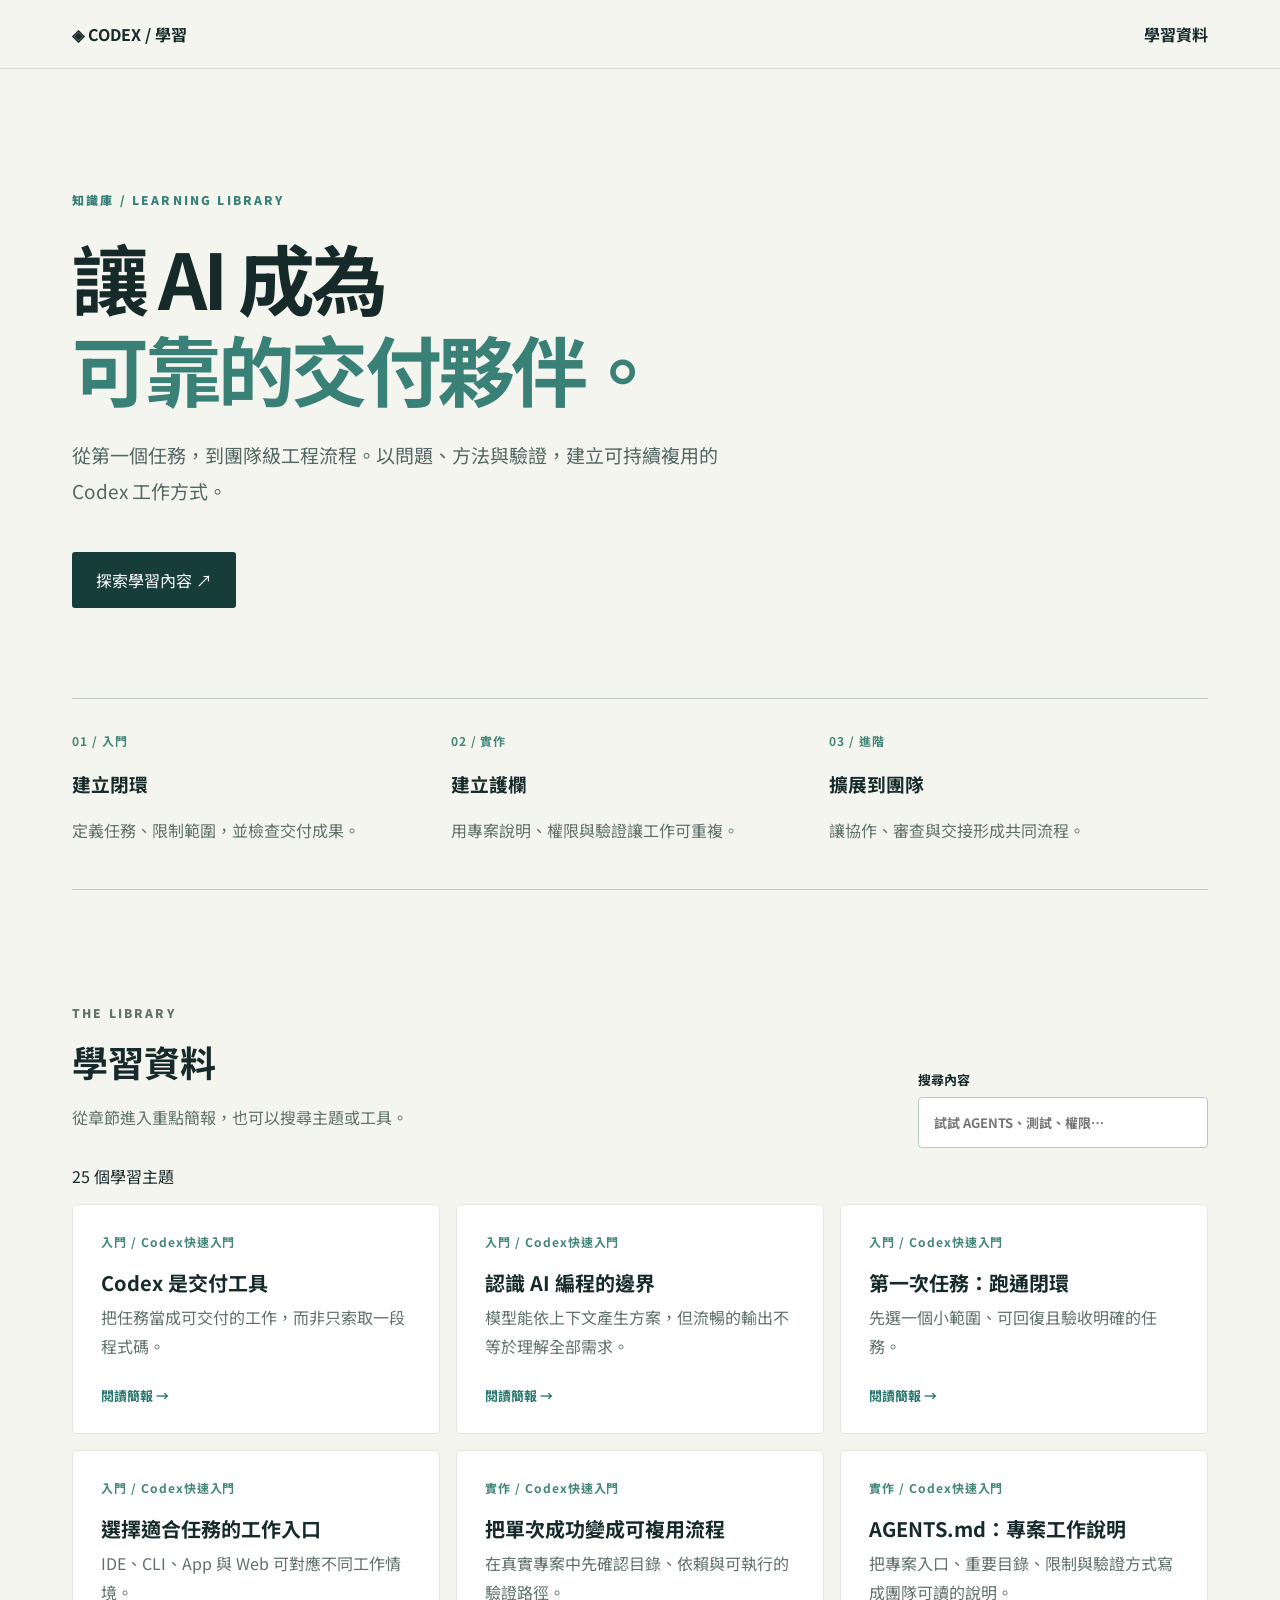
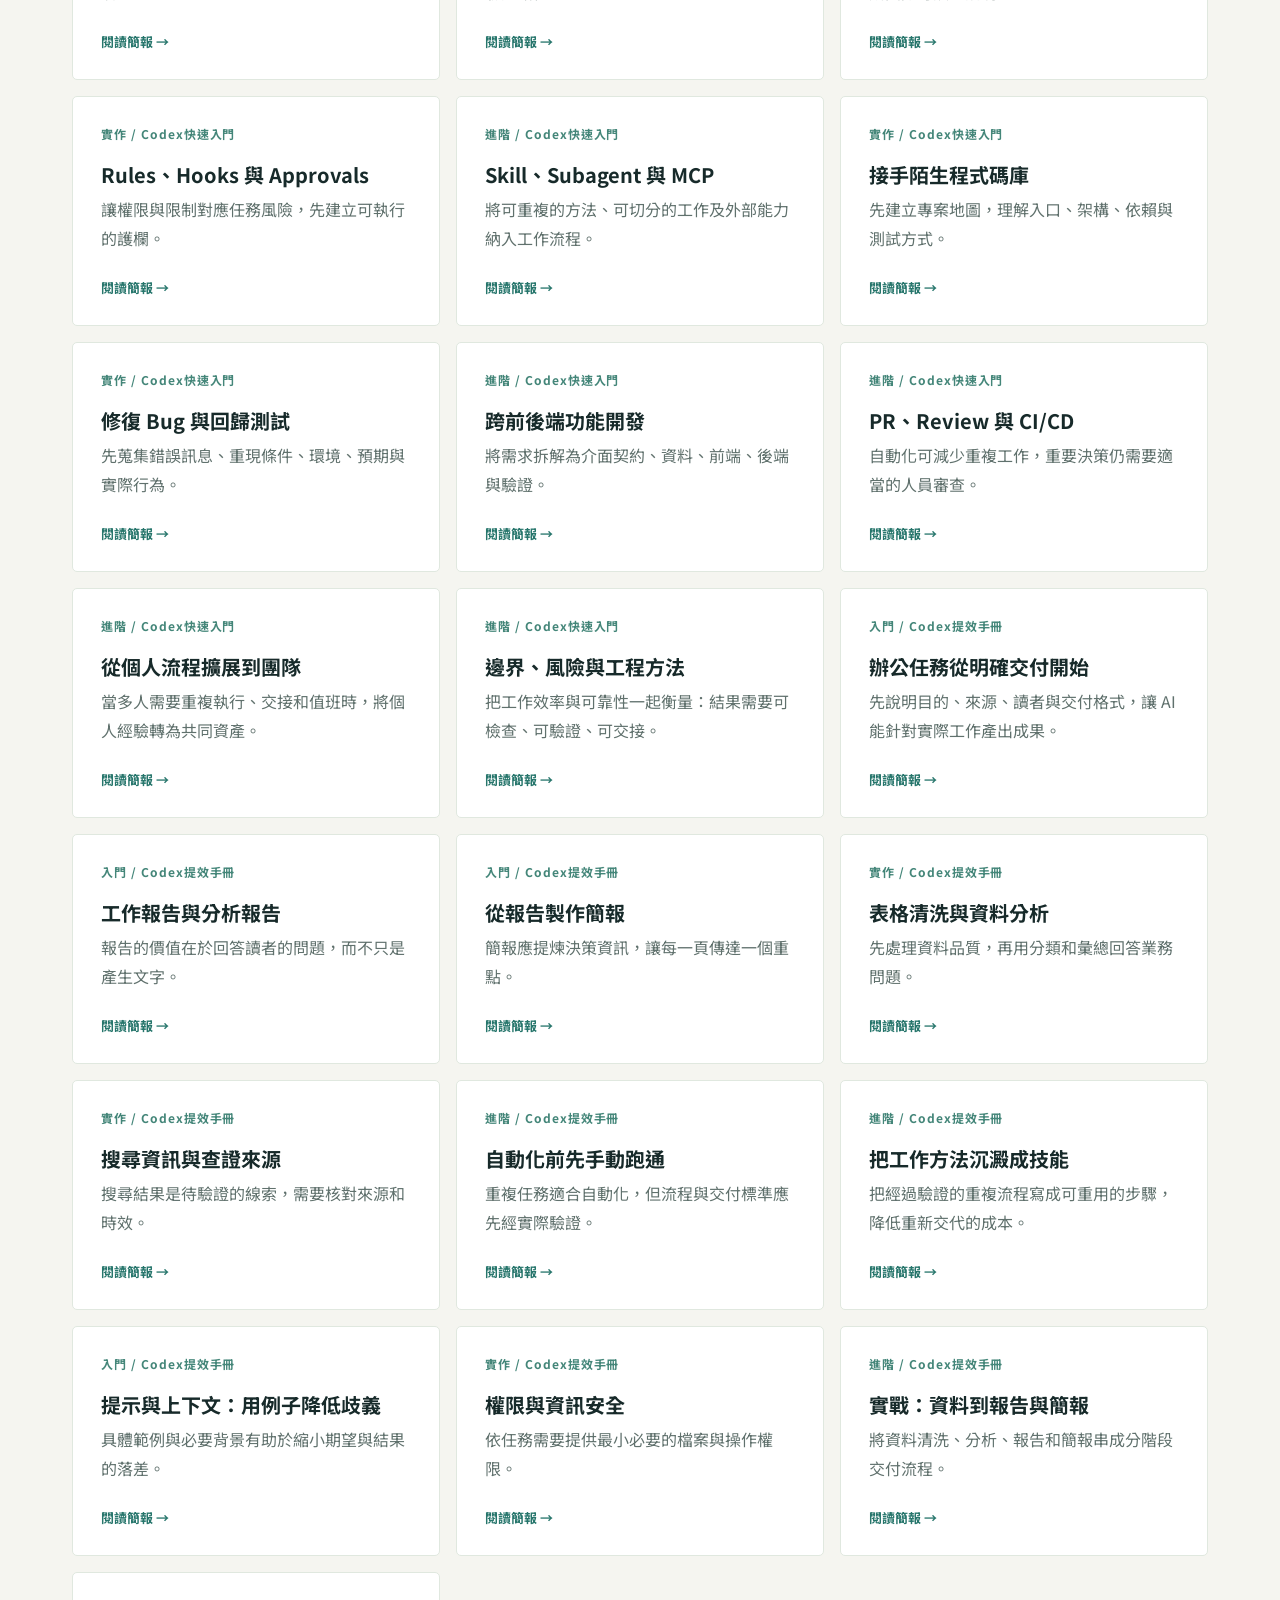
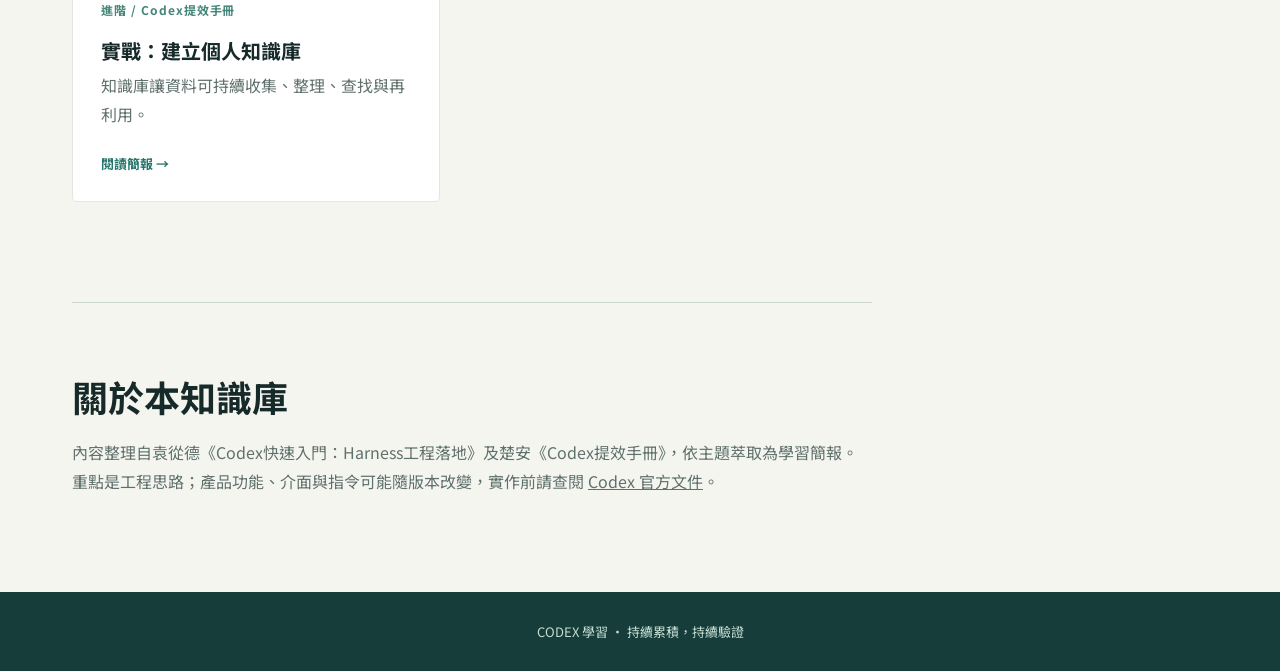
<file: index.html>
<!doctype html><html lang="zh-Hant"><head><meta charset="utf-8"><meta name="viewport" content="width=device-width,initial-scale=1"><title>Codex 學習｜從入門到進階</title><link rel="stylesheet" href="style.css"></head><body><header><nav><a href="#top">◈ CODEX / 學習</a><a href="#library">學習資料</a></nav></header><main id="top"><section class="hero"><p class="eyebrow">知識庫 / LEARNING LIBRARY</p><h1>讓 AI 成為<br><em>可靠的交付夥伴。</em></h1><p>從第一個任務，到團隊級工程流程。以問題、方法與驗證，建立可持續複用的 Codex 工作方式。</p><a class="button" href="#library">探索學習內容 ↗</a></section><section class="path"><div><span>01 / 入門</span><h3>建立閉環</h3><p>定義任務、限制範圍，並檢查交付成果。</p></div><div><span>02 / 實作</span><h3>建立護欄</h3><p>用專案說明、權限與驗證讓工作可重複。</p></div><div><span>03 / 進階</span><h3>擴展到團隊</h3><p>讓協作、審查與交接形成共同流程。</p></div></section><section id="library"><div class="sectionhead"><div><p class="eyebrow">THE LIBRARY</p><h2>學習資料</h2><p>從章節進入重點簡報，也可以搜尋主題或工具。</p></div><label>搜尋內容<input id="search" type="search" placeholder="試試 AGENTS、測試、權限…"></label></div><p id="count" aria-live="polite"></p><div id="cards" class="cards"></div><p id="empty" hidden>找不到相符內容，請嘗試其他關鍵字。</p></section><section class="source"><h2>關於本知識庫</h2><p>內容整理自袁從德《Codex快速入門：Harness工程落地》及楚安《Codex提效手冊》，依主題萃取為學習簡報。重點是工程思路；產品功能、介面與指令可能隨版本改變，實作前請查閱 <a href="https://developers.openai.com/codex/">Codex 官方文件</a>。</p></section></main><footer>CODEX 學習 · 持續累積，持續驗證</footer><script src="data.js"></script><script src="app.js"></script></body></html>
</file>
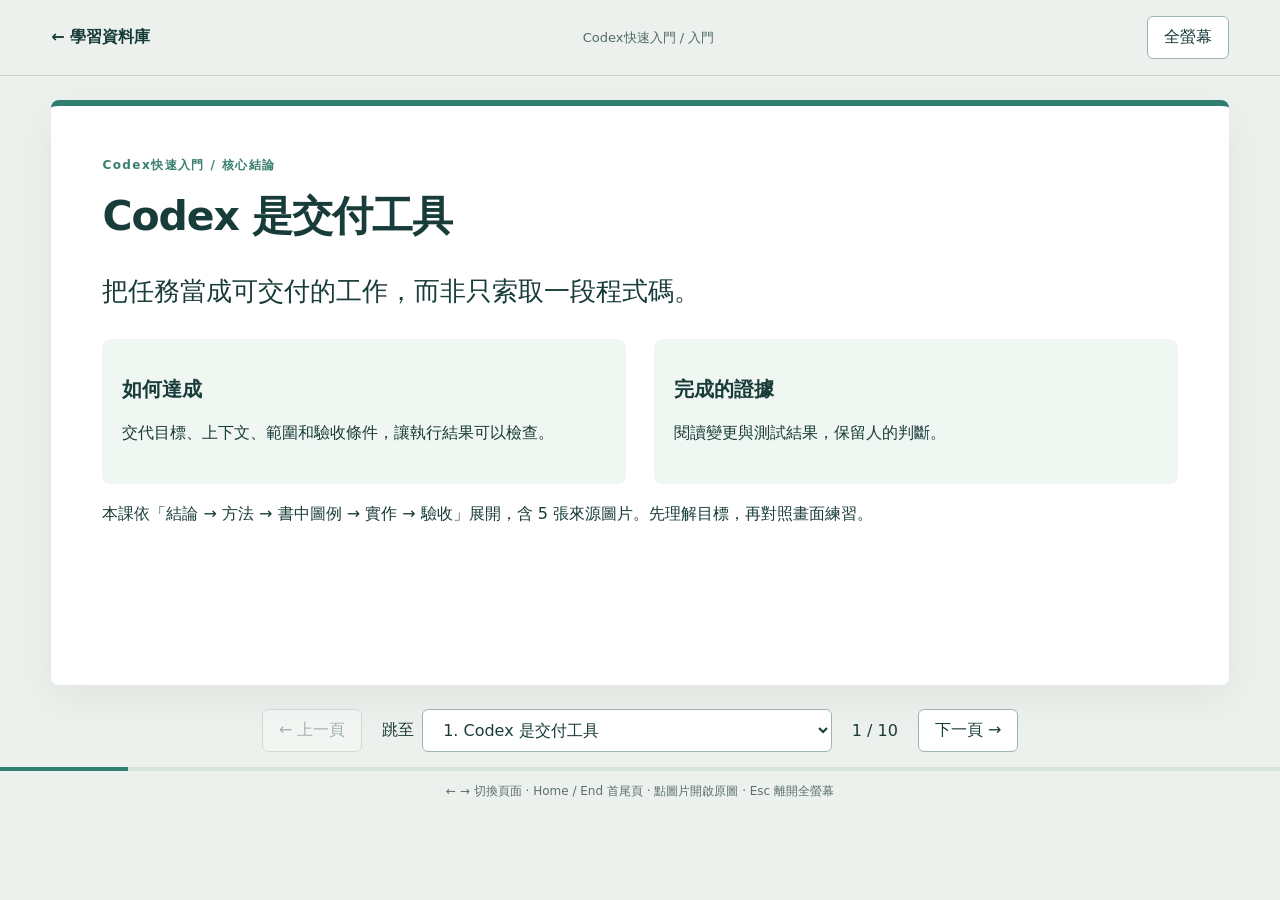
<file: slides.html>
<!doctype html>
<html lang="zh-Hant"><head><meta charset="utf-8"><meta name="viewport" content="width=device-width,initial-scale=1"><title>Codex 學習｜主題簡報</title><link rel="stylesheet" href="slides.css"></head>
<body><header><a href="index.html#library">← 學習資料庫</a><span id="course"></span><button id="fullscreen" type="button">全螢幕</button></header>
<main id="slide" tabindex="-1" aria-label="簡報內容"></main>
<footer><button id="prev" type="button" aria-label="上一頁">← 上一頁</button><label>跳至 <select id="toc" aria-label="簡報目錄"></select></label><span id="progress" role="status"></span><button id="next" type="button" aria-label="下一頁">下一頁 →</button></footer>
<div id="track"><div id="bar"></div></div><p class="help">← → 切換頁面 · Home / End 首尾頁 · 點圖片開啟原圖 · Esc 離開全螢幕</p>
<script src="data.js"></script><script src="book-images.js"></script><script src="slides.js"></script></body></html>
</file>
<file: style.css>
@import url('https://fonts.googleapis.com/css2?family=Noto+Sans+TC:wght@400;500;700;900&display=swap');*{box-sizing:border-box}html{scroll-behavior:smooth}body{margin:0;background:#f5f5f0;color:#172a2a;font-family:'Noto Sans TC',sans-serif}header{border-bottom:1px solid #d4dbd3}nav{max-width:1200px;margin:auto;display:flex;justify-content:space-between;padding:22px 32px;font-weight:700}a{color:inherit}nav a{text-decoration:none}main{max-width:1200px;margin:auto;padding:0 32px}.hero{padding:110px 0 90px;max-width:850px}.eyebrow{letter-spacing:.18em;font-size:12px;font-weight:900;color:#388076}.hero h1{font-size:clamp(42px,6vw,78px);line-height:1.18;letter-spacing:-.05em;margin:24px 0}.hero em{font-style:normal;color:#398176}.hero>p:not(.eyebrow){font-size:19px;line-height:1.9;max-width:650px;color:#536764}.button{display:inline-block;background:#173d3b;color:white;padding:16px 24px;text-decoration:none;margin-top:24px;border-radius:3px}.path{display:grid;grid-template-columns:repeat(3,1fr);border-top:1px solid #bfcac1;border-bottom:1px solid #bfcac1}.path div{padding:28px 32px 28px 0}.path span,.card span{color:#448679;font-size:12px;font-weight:700;letter-spacing:.08em}.path p,.sectionhead p,.card p,.source p{color:#60716d;line-height:1.8}#library{padding:100px 0}.sectionhead{display:flex;justify-content:space-between;gap:30px;align-items:end}h2{font-size:36px;margin:12px 0}label{display:grid;gap:8px;font-size:13px;font-weight:700}input{width:290px;padding:15px;border:1px solid #b9c8bd;background:white;border-radius:4px;font:inherit}.cards{display:grid;grid-template-columns:repeat(3,1fr);gap:16px}.card{text-align:left;background:#fff;border:1px solid #e0e8df;border-radius:5px;padding:28px;min-height:230px;cursor:pointer;font:inherit;display:flex;flex-direction:column;align-items:start}.card:hover{border-color:#398176;transform:translateY(-2px)}.card h3{font-size:20px;margin:18px 0 6px}.card p{flex:1;margin:0 0 20px}.card strong{font-size:13px;color:#27766c}.source{border-top:1px solid #cbd6cc;padding:55px 0 80px;max-width:800px}footer{background:#173d3b;color:#c4ddd2;padding:30px;text-align:center;font-size:13px}dialog{border:0;border-radius:8px;max-width:720px;width:calc(100% - 32px);padding:32px;color:#172a2a}dialog::backdrop{background:#0c2929bd}.dialogtop,.controls{display:flex;justify-content:space-between;align-items:center}.dialogtop button,.controls button{border:1px solid #cad7ce;background:white;border-radius:4px;padding:12px;cursor:pointer}.controls button:disabled{opacity:.35;cursor:default}dialog article{min-height:300px;padding:56px 12px}dialog article h2{font-size:clamp(28px,5vw,46px)}dialog article p:last-child{font-size:20px;line-height:1.9;color:#536764}@media(max-width:700px){.cards,.path{grid-template-columns:1fr}.hero{padding:70px 0}.sectionhead{display:block}input{width:100%}#library{padding:65px 0}.path div{padding:16px 0}}
#slide-text {font-size:16px;line-height:1.8;color:#405b54} #slide-text svg{display:block;width:100%;height:auto;margin:20px 0} #slide-text pre{white-space:pre-wrap;overflow-wrap:anywhere;background:#edf4ef;border-radius:6px;padding:18px;font:15px/1.7 monospace} #slide-text .note{font-size:13px;color:#60716d} #slide-text button{padding:10px 16px;border:1px solid #398176;border-radius:4px;background:white;color:#173d3b;cursor:pointer} dialog{max-height:90vh} dialog article{padding:25px 12px;min-height:300px} #slide-text ol,#slide-text ul{padding-left:1.5em} #slide-text li{margin:.5em 0}

.card{text-decoration:none}.card:focus-visible{outline:3px solid #398176;outline-offset:3px}
</file>
<file: slides.css>
*{box-sizing:border-box}body{margin:0;background:#edf1ed;color:#183c39;font-family:system-ui,'Microsoft JhengHei',sans-serif}header{display:flex;align-items:center;justify-content:space-between;gap:16px;padding:16px 4vw;border-bottom:1px solid #c5d4cd}header a{color:inherit;text-decoration:none;font-weight:700}header span{font-size:13px;color:#526c65}button,select{font:inherit;color:inherit;background:white;border:1px solid #9bb7ab;border-radius:6px;padding:10px 16px;cursor:pointer}button:disabled{opacity:.35;cursor:default}button:focus-visible,a:focus-visible,select:focus-visible{outline:3px solid #d89835;outline-offset:3px}main{background:white;max-width:1280px;width:92vw;margin:24px auto;padding:clamp(24px,4vw,55px);min-height:65vh;border-top:6px solid #307e70;box-shadow:0 14px 40px #193d3910;border-radius:8px}h1{font-size:clamp(25px,3.2vw,43px);line-height:1.35;margin:15px 0 24px;letter-spacing:-.025em}h2{font-size:20px}.eyebrow{font-size:12px;letter-spacing:.12em;color:#397f70;font-weight:700}.lead{font-size:clamp(20px,2vw,28px);line-height:1.7}.grid{display:grid;grid-template-columns:1fr 1fr;gap:28px}.box{padding:20px;background:#f0f6f2;border-radius:8px}p,li{line-height:1.8}li{margin:12px 0}.note{font-size:13px;color:#62756f}pre{font:16px/1.8 monospace;white-space:pre-wrap;overflow-wrap:anywhere;background:#f0f6f2;padding:24px;border-radius:8px}svg{width:100%;height:auto;margin:20px 0}.image-layout{display:grid;grid-template-columns:minmax(0,3fr) minmax(230px,1fr);gap:30px;align-items:start}figure{margin:0}figure img{display:block;width:100%;height:clamp(280px,50vh,650px);object-fit:contain;background:#fafbf9;border:1px solid #e0e8e2}figcaption{font-size:12px;line-height:1.8;margin-top:10px;color:#5c7069}footer{display:flex;align-items:center;justify-content:center;gap:20px;padding:0 4vw 15px}footer label{display:flex;align-items:center;gap:8px}select{max-width:32vw}#track{height:4px;background:#d7e3db}#bar{height:100%;background:#307e70;transition:width .2s}.help{text-align:center;font-size:12px;color:#5c7069;margin:10px}a{color:#276f63}.actions{display:flex;gap:12px;flex-wrap:wrap}@media(max-width:720px){header span{display:none}main{width:94vw;margin:12px auto;padding:24px;min-height:65vh}.grid,.image-layout{grid-template-columns:1fr}footer{gap:8px;flex-wrap:wrap}footer label{order:4;width:100%;justify-content:center}select{max-width:78vw}figure img{height:auto;max-height:65vh}button{padding:10px}h1{font-size:26px}}
</file>
